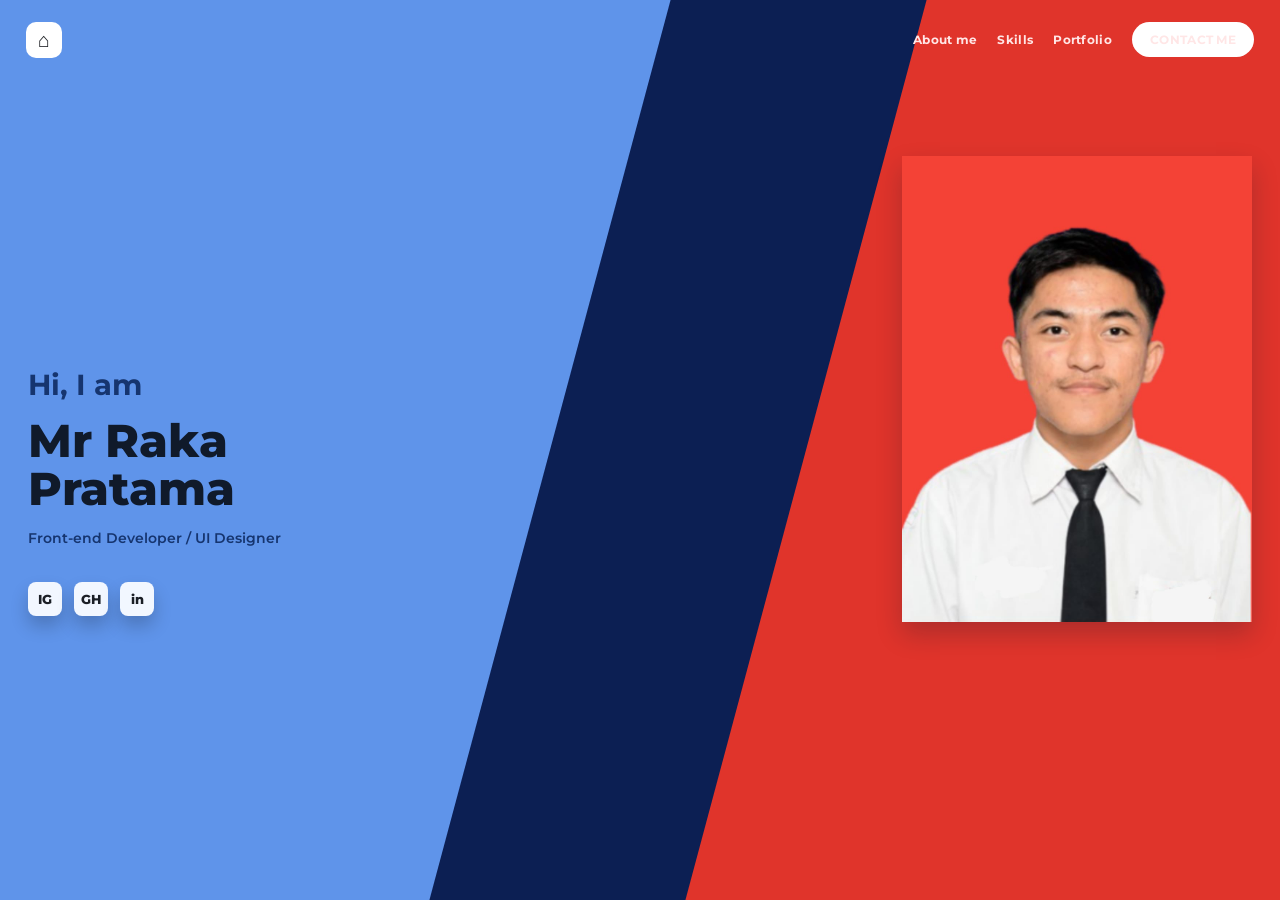
<file: index.html>
<!DOCTYPE html>
<html lang="en">
  <head>
    <meta charset="UTF-8" />
    <meta name="viewport" content="width=device-width, initial-scale=1.0" />
    <title>Portfolio | Home</title>
    <link rel="preconnect" href="https://fonts.googleapis.com" />
    <link rel="preconnect" href="https://fonts.gstatic.com" crossorigin />
    <link
      href="https://fonts.googleapis.com/css2?family=Montserrat:wght@400;600;700;800&display=swap"
      rel="stylesheet"
    />
    <link rel="stylesheet" href="Stylesheet.css" />
  </head>
  <body>
    <div class="page-shell">
      <main class="portfolio-layout">
        <a class="home-link" href="index.html" aria-label="Home">⌂</a>

        <nav class="top-nav">
          <a href="about.html">About me</a>
          <a href="skills.html">Skills</a>
          <a href="portfolio.html">Portfolio</a>
          <a class="nav-btn" href="contact.html">CONTACT ME</a>
        </nav>

        <section class="left-panel">
          <p class="small-top">Hi, I am</p>
          <h2>Mr Raka<br />Pratama</h2>
          <p class="role">Front-end Developer / UI Designer</p>

          <div class="social-links">
            <a href="https://www.instagram.com/kaaaprtma_/" aria-label="Instagram">IG</a>
            <a href="https://github.com/kaa-ai/" aria-label="GitHub">GH</a>
            <a href="https://www.linkedin.com/feed/?trk=IN-SEM_google-adwords_Jordan-brand-sign-up" aria-label="LinkedIn">in</a>
          </div>
        </section>

        <section class="right-panel">
          <div class="image-card">
            <img src="assets/img/RAKA.jpg" alt="Foto Profil" />
          </div>
        </section>
      </main>
    </div>
  </body>
</html>
</file>
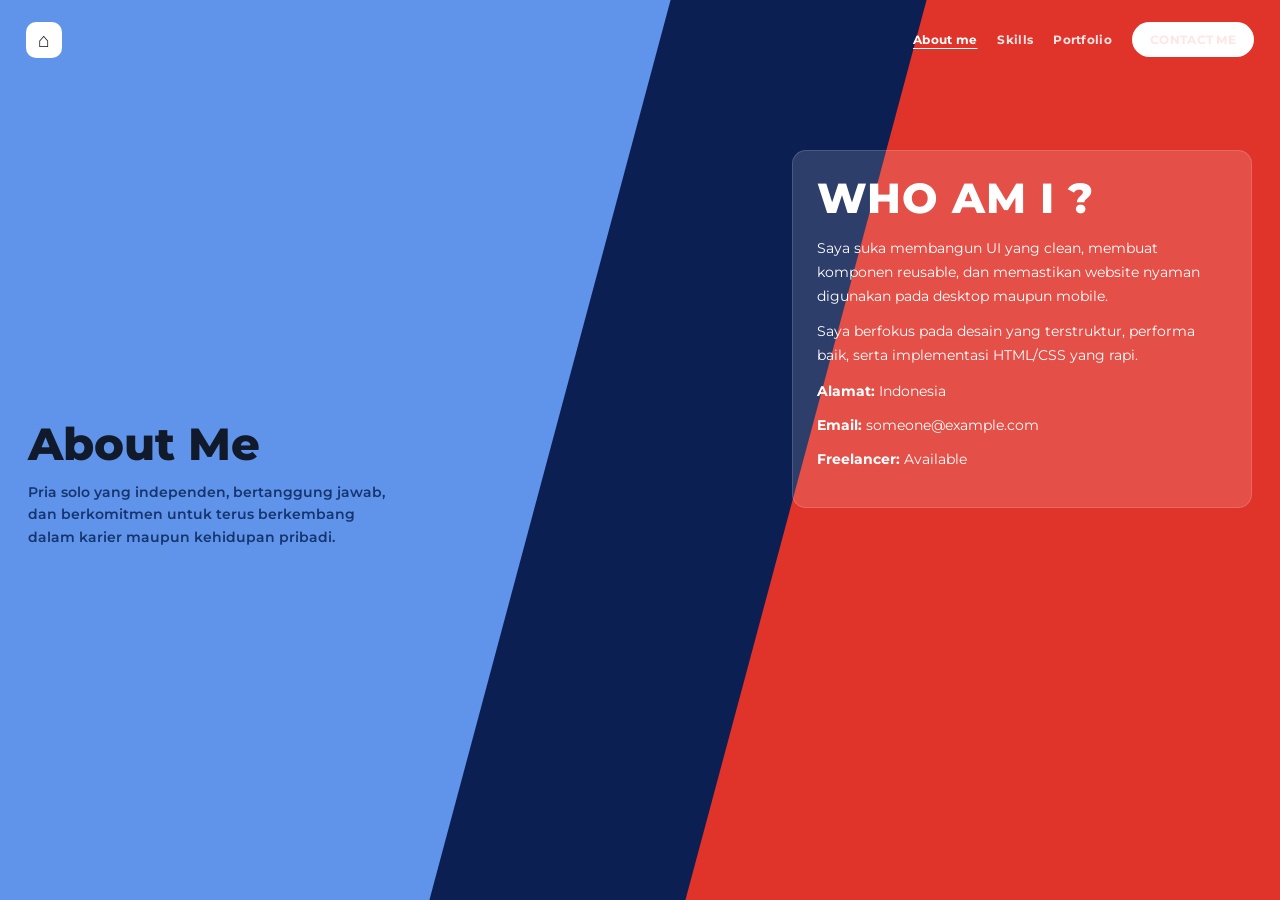
<file: about.html>
<!DOCTYPE html>
<html lang="en">
  <head>
    <meta charset="UTF-8" />
    <meta name="viewport" content="width=device-width, initial-scale=1.0" />
    <title>Portfolio | About</title>
    <link rel="preconnect" href="https://fonts.googleapis.com" />
    <link rel="preconnect" href="https://fonts.gstatic.com" crossorigin />
    <link
      href="https://fonts.googleapis.com/css2?family=Montserrat:wght@400;600;700;800&display=swap"
      rel="stylesheet"
    />
    <link rel="stylesheet" href="Stylesheet.css" />
  </head>
  <body>
    <div class="page-shell">
      <main class="portfolio-layout">
        <a class="home-link" href="index.html" aria-label="Home">⌂</a>

        <nav class="top-nav">
          <a class="active" href="about.html">About me</a>
          <a href="skills.html">Skills</a>
          <a href="portfolio.html">Portfolio</a>
          <a class="nav-btn" href="contact.html">CONTACT ME</a>
        </nav>

        <section class="left-panel">
          <h3>About Me</h3>
          <p>
            Pria solo yang independen, bertanggung jawab, dan berkomitmen untuk
            terus berkembang dalam karier maupun kehidupan pribadi.
          </p>
        </section>

        <section class="right-panel">
          <article class="about-card">
            <h1>WHO AM I ?</h1>
            <p>
              Saya suka membangun UI yang clean, membuat komponen reusable, dan
              memastikan website nyaman digunakan pada desktop maupun mobile.
            </p>
            <p>
              Saya berfokus pada desain yang terstruktur, performa baik, serta
              implementasi HTML/CSS yang rapi.
            </p>
            <div class="about-meta">
              <p><strong>Alamat:</strong> Indonesia</p>
              <p><strong>Email:</strong> someone@example.com</p>
              <p><strong>Freelancer:</strong> Available</p>
            </div>
          </article>
        </section>
      </main>
    </div>
  </body>
</html>
</file>
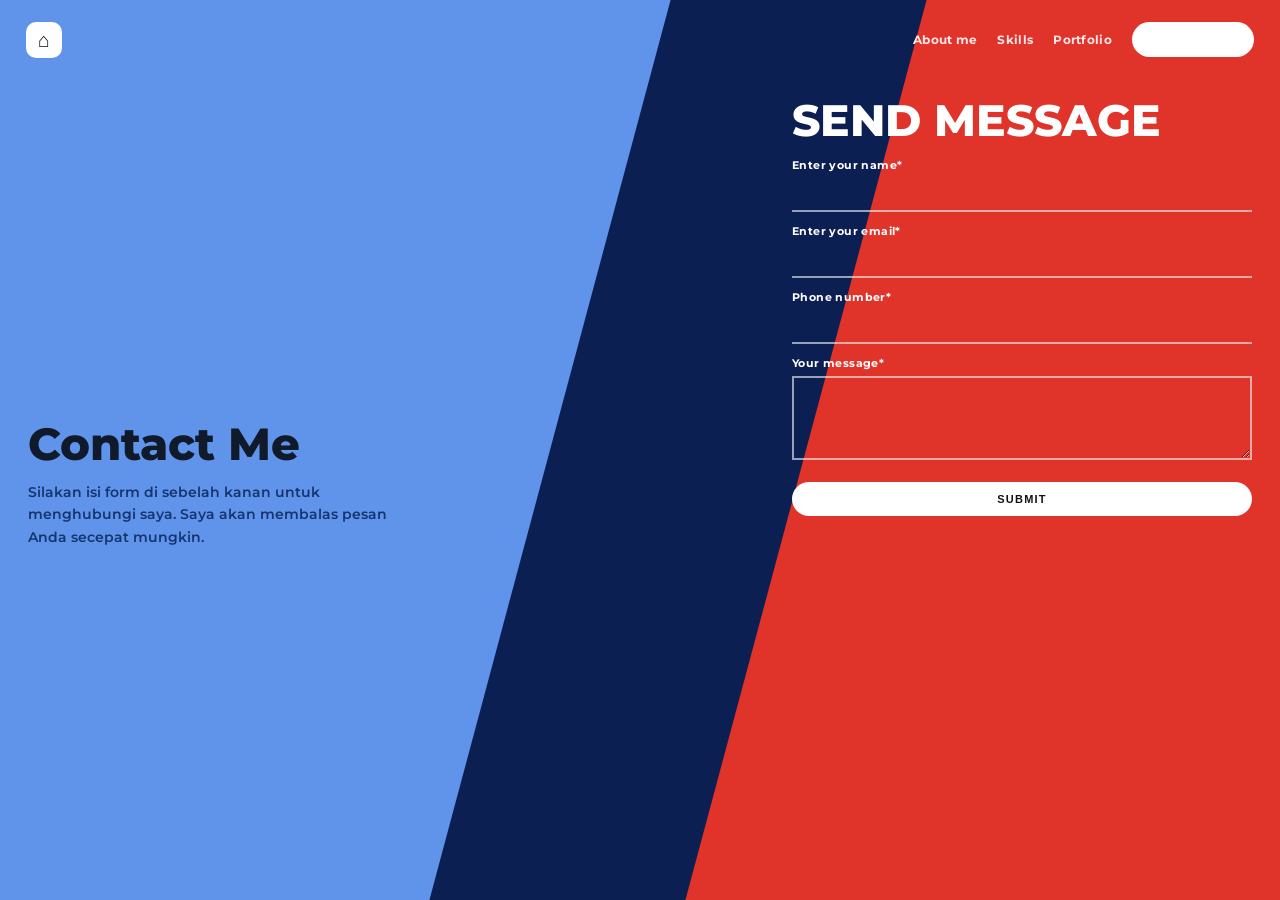
<file: contact.html>
<!DOCTYPE html>
<html lang="en">
  <head>
    <meta charset="UTF-8" />
    <meta name="viewport" content="width=device-width, initial-scale=1.0" />
    <title>Portfolio | Contact</title>
    <link rel="preconnect" href="https://fonts.googleapis.com" />
    <link rel="preconnect" href="https://fonts.gstatic.com" crossorigin />
    <link
      href="https://fonts.googleapis.com/css2?family=Montserrat:wght@400;600;700;800&display=swap"
      rel="stylesheet"
    />
    <link rel="stylesheet" href="Stylesheet.css" />
  </head>
  <body>
    <div class="page-shell">
      <main class="portfolio-layout">
        <a class="home-link" href="index.html" aria-label="Home">⌂</a>

        <nav class="top-nav">
          <a href="about.html">About me</a>
          <a href="skills.html">Skills</a>
          <a href="portfolio.html">Portfolio</a>
          <a class="nav-btn active" href="contact.html">CONTACT ME</a>
        </nav>

        <section class="left-panel">
          <h3>Contact Me</h3>
          <p>
            Silakan isi form di sebelah kanan untuk menghubungi saya. Saya akan
            membalas pesan Anda secepat mungkin.
          </p>
        </section>

        <section class="right-panel contact-wrap">
          <h1>Send Message</h1>
          <form action="#" method="post">
            <div class="field">
              <label for="name">Enter your name*</label>
              <input id="name" name="name" type="text" required />
            </div>
            <div class="field">
              <label for="email">Enter your email*</label>
              <input id="email" name="email" type="email" required />
            </div>
            <div class="field">
              <label for="phone">Phone number*</label>
              <input id="phone" name="phone" type="tel" required />
            </div>
            <div class="field">
              <label for="message">Your message*</label>
              <textarea id="message" name="message" required></textarea>
            </div>
            <button class="submit-btn" type="submit">SUBMIT</button>
          </form>
        </section>
      </main>
    </div>
  </body>
</html>
</file>
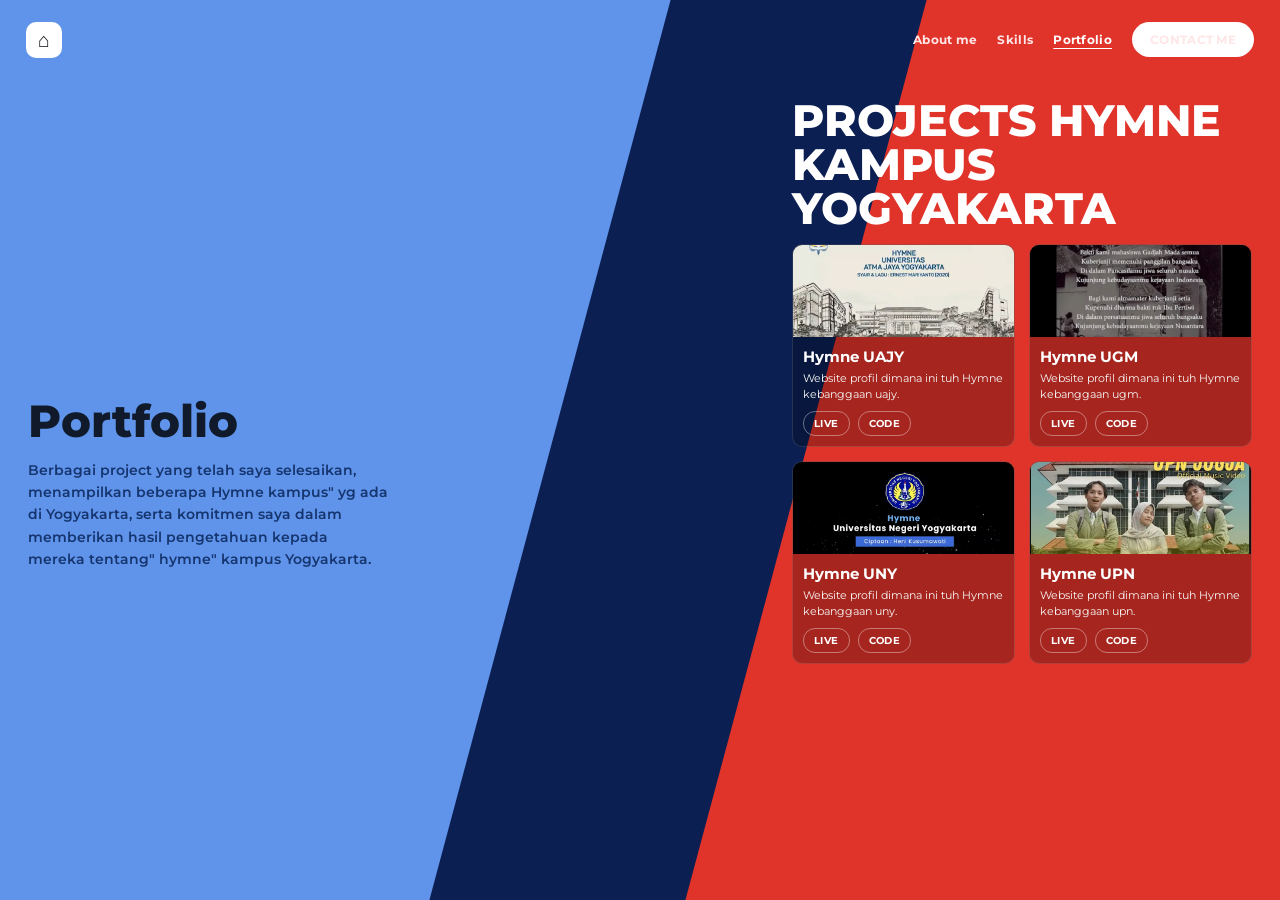
<file: portfolio.html>
<!DOCTYPE html>
<html lang="en">
  <head>
    <meta charset="UTF-8" />
    <meta name="viewport" content="width=device-width, initial-scale=1.0" />
    <title>Portfolio | Projects</title>
    <link rel="preconnect" href="https://fonts.googleapis.com" />
    <link rel="preconnect" href="https://fonts.gstatic.com" crossorigin />
    <link
      href="https://fonts.googleapis.com/css2?family=Montserrat:wght@400;600;700;800&display=swap"
      rel="stylesheet"
    />
    <link rel="stylesheet" href="Stylesheet.css" />
  </head>
  <body>
    <div class="page-shell">
      <main class="portfolio-layout">
        <a class="home-link" href="index.html" aria-label="Home">⌂</a>

        <nav class="top-nav">
          <a href="about.html">About me</a>
          <a href="skills.html">Skills</a>
          <a class="active" href="portfolio.html">Portfolio</a>
          <a class="nav-btn" href="contact.html">CONTACT ME</a>
        </nav>

        <section class="left-panel">
          <h3>Portfolio</h3>
          <p>
            Berbagai project yang telah saya selesaikan, menampilkan beberapa Hymne kampus" yg ada di Yogyakarta,
            serta komitmen saya dalam memberikan hasil pengetahuan kepada mereka tentang" hymne" kampus Yogyakarta.
          </p>
        </section>

        <section class="right-panel projects-wrap">
          <h1>Projects Hymne Kampus Yogyakarta</h1>
          <div class="projects-grid">
            <article class="project-card">
              <img src="assets/img/UAJY.png" alt="Landing Page Project" />
              <div class="project-content">
                <h3>Hymne UAJY</h3>
                <p>Website profil dimana ini tuh Hymne kebanggaan uajy.</p>
                <div class="project-actions">
                  <a href="https://youtu.be/MVky3sSzgUY?si=aEh_Vc1fdAODZC6A">LIVE</a>
                  <a href="https://youtu.be/MVky3sSzgUY?si=pROGFIwoffQJxBFH">CODE</a>
                </div>
              </div>
            </article>

            <article class="project-card">
              <img src="assets/img/UGM.png" alt="Admin Dashboard Project" />
              <div class="project-content">
                <h3>Hymne UGM</h3>
                <p>
                  Website profil dimana ini tuh Hymne kebanggaan ugm.
                </p>
                <div class="project-actions">
                  <a href="https://youtu.be/vXWIwVGTBvM?si=7PXJTWKcGoqXs0Fc">LIVE</a>
                  <a href="https://youtu.be/vXWIwVGTBvM?si=7PXJTWKcGoqXs0Fc">CODE</a>
                </div>
              </div>
            </article>

            <article class="project-card">
              <img src="assets/img/UNY.png" alt="Portfolio Website Project" />
              <div class="project-content">
                <h3>Hymne UNY</h3>
                <p>
                  Website profil dimana ini tuh Hymne kebanggaan uny.
                </p>
                <div class="project-actions">
                  <a href="https://youtu.be/ZwoMk_CnOKk?si=QyKTLzYVlU_Ww7Tb">LIVE</a>
                  <a href="https://youtu.be/ZwoMk_CnOKk?si=QyKTLzYVlU_Ww7Tb">CODE</a>
                </div>
              </div>
            </article>

            <article class="project-card">
              <img src="assets/img/UPN.png" alt="Mini App Project" />
              <div class="project-content">
                <h3>Hymne UPN</h3>
                <p>Website profil dimana ini tuh Hymne kebanggaan upn.</p>
                <div class="project-actions">
                  <a href="https://youtu.be/kPM6GpGIPF8?si=ym92v16D82uM3L4z">LIVE</a>
                  <a href="https://youtu.be/kPM6GpGIPF8?si=ym92v16D82uM3L4z">CODE</a>
                </div>
              </div>
            </article>
          </div>
        </section>
      </main>
    </div>
  </body>
</html>
</file>
<file: Stylesheet.css>
:root {
  --left-blue: #5f94ea;
  --mid-navy: #0c1f53;
  --right-red: #e0342b;
  --text-dark: #101a2a;
  --white: #ffffff;
  --muted: #dbe5ff;
  --soft-card: rgba(255, 255, 255, 0.14);
  --line-soft: rgba(255, 255, 255, 0.58);
  --btn-shadow: 0 12px 24px rgba(16, 26, 42, 0.24);
}

* {
  box-sizing: border-box;
  margin: 0;
  padding: 0;
}

body {
  min-height: 100vh;
  font-family: "Montserrat", "Trebuchet MS", "Segoe UI", sans-serif;
  color: var(--text-dark);
  background: #ececec;
  padding: 0;
}

a {
  color: inherit;
  text-decoration: none;
}

.page-shell {
  width: 100%;
  max-width: none;
  margin: 0;
}

.portfolio-layout {
  position: relative;
  width: 100%;
  min-height: 100vh;
  border-radius: 0;
  overflow: hidden;
  background: linear-gradient(
    90deg,
    var(--left-blue) 0%,
    var(--left-blue) 53%,
    var(--right-red) 53%,
    var(--right-red) 100%
  );
  box-shadow: none;
  padding: 26px 28px 30px;
  display: grid;
  grid-template-columns: 1fr 1fr;
  gap: 28px;
}

.portfolio-layout::before {
  content: "";
  position: absolute;
  top: -60px;
  bottom: -60px;
  left: 43%;
  width: 20%;
  background: var(--mid-navy);
  transform: skewX(-15deg);
  z-index: 0;
}

.home-link {
  position: absolute;
  left: 26px;
  top: 22px;
  width: 36px;
  height: 36px;
  border-radius: 10px;
  display: flex;
  align-items: center;
  justify-content: center;
  background: var(--white);
  color: #1d1f23;
  font-size: 20px;
  font-weight: 700;
  z-index: 2;
}

.top-nav {
  position: absolute;
  right: 26px;
  top: 22px;
  display: flex;
  align-items: center;
  gap: 20px;
  z-index: 2;
}

.top-nav a {
  font-size: 12px;
  font-weight: 700;
  letter-spacing: 0.3px;
  color: #ffe6e6;
  transition: opacity 0.2s ease;
}

.top-nav a:hover {
  opacity: 0.76;
}

.top-nav a.active {
  color: var(--white);
  text-decoration: underline;
  text-underline-offset: 4px;
}

.nav-btn {
  background: var(--white);
  color: #111;
  border-radius: 18px;
  padding: 10px 18px;
  font-size: 11px;
  font-weight: 800;
  letter-spacing: 0.6px;
}

.left-panel,
.right-panel {
  position: relative;
  z-index: 1;
  margin-top: 72px;
}

.left-panel {
  align-self: center;
  max-width: 430px;
}

.left-panel h2 {
  font-size: 46px;
  line-height: 1.05;
  font-weight: 800;
  margin-top: 8px;
  margin-bottom: 14px;
}

.left-panel h3 {
  font-size: 45px;
  line-height: 1.05;
  font-weight: 800;
  margin-bottom: 14px;
}

.left-panel .intro {
  font-size: 34px;
  font-weight: 800;
  line-height: 1.1;
  margin-bottom: 6px;
}

.left-panel .small-top {
  font-size: 29px;
  font-weight: 700;
  margin-bottom: 8px;
}

.left-panel p {
  margin-top: 10px;
  color: #16356f;
  font-size: 14px;
  line-height: 1.6;
  font-weight: 600;
  max-width: 360px;
}

.role {
  margin-top: 4px;
  font-size: 14px;
  color: #11316f;
  font-weight: 700;
}

.social-links {
  margin-top: 32px;
  display: flex;
  gap: 12px;
}

.social-links a {
  width: 34px;
  height: 34px;
  display: inline-flex;
  align-items: center;
  justify-content: center;
  border-radius: 8px;
  font-size: 13px;
  font-weight: 800;
  color: #1b1f26;
  background: #f2f7ff;
  box-shadow: 0 10px 18px rgba(0, 0, 0, 0.2);
}

.right-panel {
  color: var(--white);
  max-width: 460px;
  justify-self: end;
  width: 100%;
}

.image-card {
  margin-top: 58px;
  background: transparent;
  width: 76%;
  margin-left: auto;
  box-shadow: var(--btn-shadow);
}

.image-card img {
  width: 100%;
  height: auto;
  display: block;
}

.about-card {
  margin-top: 52px;
  background: var(--soft-card);
  border: 1px solid rgba(255, 255, 255, 0.14);
  border-radius: 14px;
  padding: 26px 24px;
}

.about-card h1 {
  font-size: 42px;
  line-height: 1;
  letter-spacing: 1px;
  margin-bottom: 18px;
  font-weight: 800;
}

.about-card p {
  font-size: 14px;
  line-height: 1.7;
  margin-bottom: 12px;
}

.about-meta p {
  margin-bottom: 10px;
}

.section-title {
  font-size: 46px;
  line-height: 1.02;
  font-weight: 800;
  margin-bottom: 18px;
}

.skills-wrap h1,
.projects-wrap h1,
.contact-wrap h1 {
  font-size: 44px;
  line-height: 1;
  font-weight: 800;
  margin-bottom: 14px;
  text-transform: uppercase;
}

.skills-wrap h2 {
  margin-top: 22px;
  margin-bottom: 12px;
  font-size: 20px;
  letter-spacing: 1px;
}

.skills-grid {
  display: grid;
  grid-template-columns: repeat(4, minmax(70px, 1fr));
  gap: 12px;
}

.skill-card {
  background: var(--soft-card);
  border: 1px solid rgba(255, 255, 255, 0.14);
  border-radius: 10px;
  text-align: center;
  padding: 12px 8px;
}

.skill-icon {
  width: 52px;
  height: 52px;
  border-radius: 10px;
  margin: 0 auto 8px;
  background: rgba(255, 255, 255, 0.24);
  display: flex;
  align-items: center;
  justify-content: center;
}

.skill-icon img {
  width: 30px;
  height: 30px;
  object-fit: contain;
}

.skill-name {
  font-size: 11px;
  font-weight: 700;
  letter-spacing: 0.4px;
}

.projects-grid {
  display: grid;
  grid-template-columns: repeat(2, 1fr);
  gap: 14px;
  margin-top: 8px;
}

.project-card {
  background: rgba(0, 0, 0, 0.26);
  border-radius: 10px;
  overflow: hidden;
  border: 1px solid rgba(255, 255, 255, 0.12);
}

.project-card img {
  width: 100%;
  height: 92px;
  object-fit: cover;
  display: block;
}

.project-content {
  padding: 10px;
}

.project-content h3 {
  font-size: 15px;
  margin-bottom: 5px;
}

.project-content p {
  font-size: 11px;
  line-height: 1.45;
  margin-bottom: 8px;
  color: #f7f7f7;
}

.project-actions {
  display: flex;
  gap: 8px;
}

.project-actions a {
  padding: 5px 10px;
  border-radius: 12px;
  border: 1px solid rgba(255, 255, 255, 0.38);
  font-size: 10px;
  font-weight: 700;
  letter-spacing: 0.4px;
}

.contact-wrap form {
  margin-top: 16px;
}

.field {
  margin-bottom: 12px;
}

.field label {
  display: block;
  font-size: 11px;
  font-weight: 700;
  margin-bottom: 6px;
  letter-spacing: 0.4px;
}

.field input,
.field textarea {
  width: 100%;
  border: none;
  border-bottom: 2px solid var(--line-soft);
  background: transparent;
  color: var(--white);
  font-size: 13px;
  outline: none;
  padding: 8px 2px;
  font-family: inherit;
}

.field textarea {
  border: 2px solid var(--line-soft);
  min-height: 84px;
  resize: vertical;
  padding: 10px;
}

.submit-btn {
  width: 100%;
  margin-top: 6px;
  border: none;
  border-radius: 20px;
  background: var(--white);
  color: #121212;
  font-size: 11px;
  font-weight: 800;
  letter-spacing: 1.2px;
  padding: 11px 16px;
  cursor: pointer;
}

.submit-btn:hover {
  opacity: 0.85;
}

@media (max-width: 1000px) {
  .portfolio-layout {
    min-height: 100vh;
    grid-template-columns: 1fr;
    gap: 24px;
    padding: 24px 22px 28px;
  }

  .portfolio-layout::before {
    left: 50%;
    width: 36%;
  }

  .left-panel,
  .right-panel {
    margin-top: 80px;
    max-width: none;
  }

  .right-panel {
    justify-self: stretch;
  }

  .image-card {
    width: min(420px, 100%);
    margin-left: 0;
  }

  .top-nav {
    gap: 12px;
  }

  .top-nav a {
    font-size: 11px;
  }
}

@media (max-width: 700px) {
  body {
    padding: 0;
  }

  .portfolio-layout {
    background: linear-gradient(180deg, var(--left-blue) 0%, var(--left-blue) 45%, var(--right-red) 45%, var(--right-red) 100%);
    padding: 18px 16px 22px;
  }

  .portfolio-layout::before {
    display: none;
  }

  .top-nav {
    left: 64px;
    right: 14px;
    justify-content: flex-end;
    flex-wrap: wrap;
    gap: 8px 12px;
  }

  .top-nav a {
    font-size: 11px;
  }

  .nav-btn {
    padding: 8px 12px;
    font-size: 10px;
  }

  .left-panel,
  .right-panel {
    margin-top: 60px;
  }

  .left-panel h2,
  .left-panel h3,
  .section-title,
  .skills-wrap h1,
  .projects-wrap h1,
  .contact-wrap h1 {
    font-size: 32px;
  }

  .left-panel .small-top {
    font-size: 24px;
  }

  .left-panel .intro {
    font-size: 30px;
  }

  .skills-grid {
    grid-template-columns: repeat(2, 1fr);
  }

  .projects-grid {
    grid-template-columns: 1fr;
  }
}
</file>
